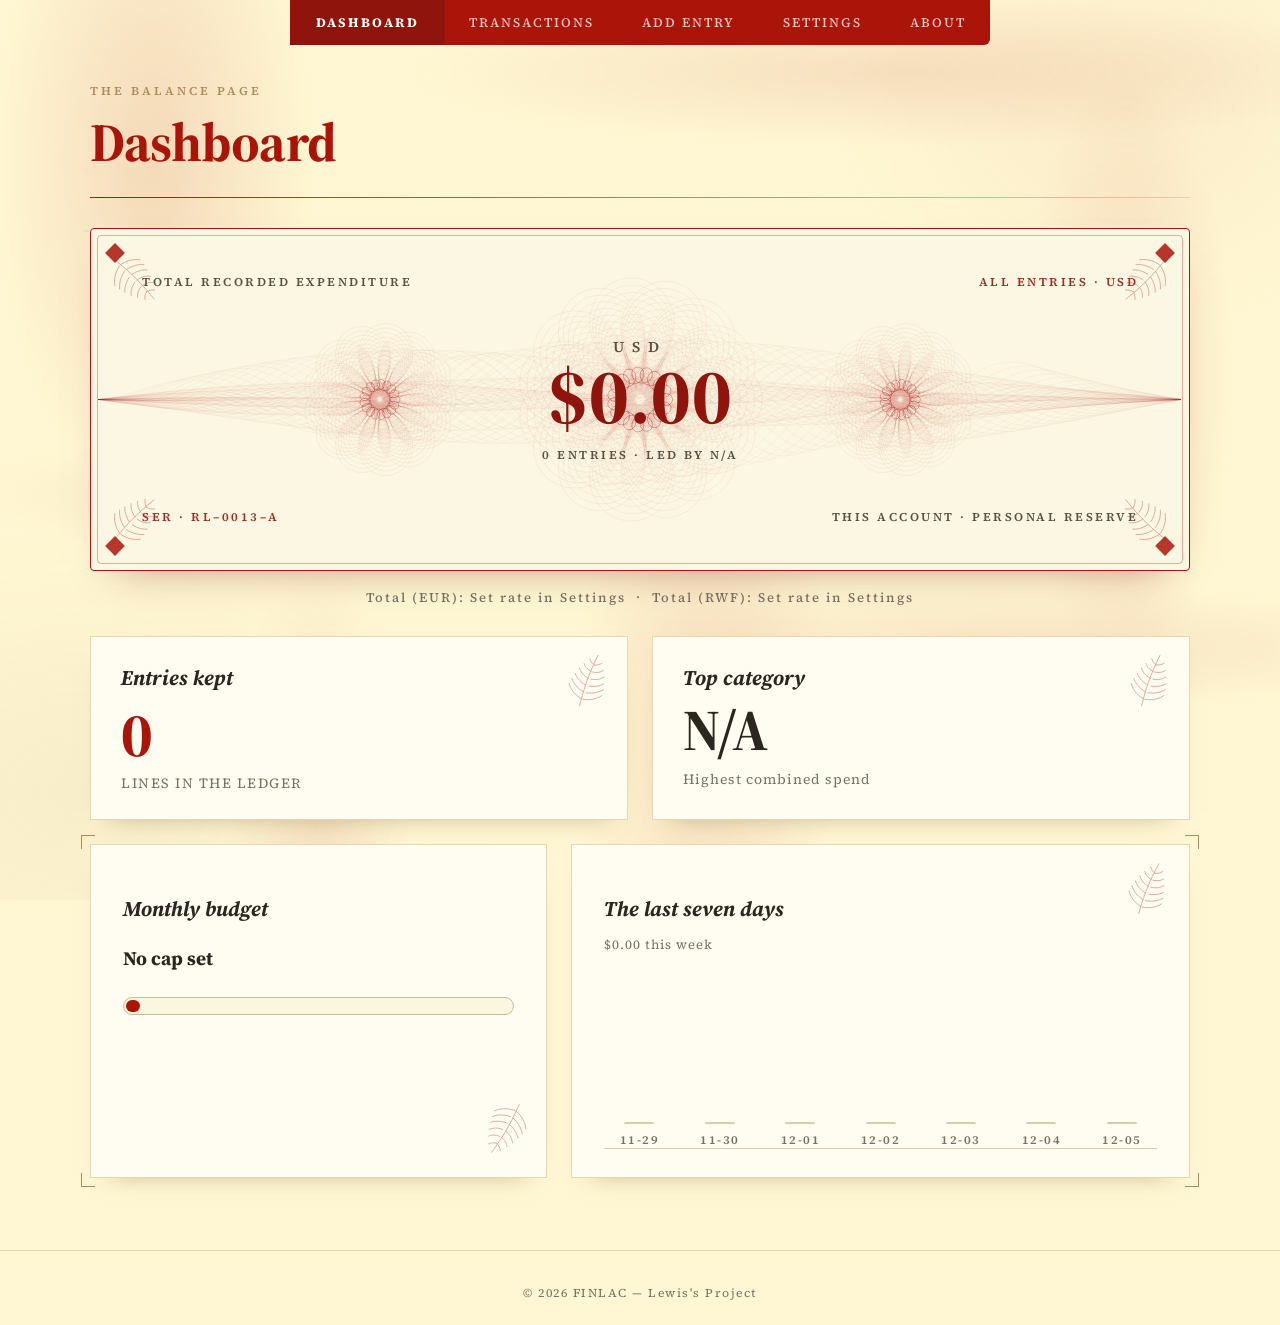
<file: index.html>
<!DOCTYPE html>
<html lang="en">
<head>
  <meta charset="utf-8">
  <meta name="viewport" content="width=device-width, initial-scale=1, minimum-scale=1">
  <title>FINLAC</title>
  <link rel="icon" type="image/png" href="styles/apple-touch-icon.png">
  <link rel="apple-touch-icon" href="styles/apple-touch-icon.png">
  <link rel="preconnect" href="https://fonts.googleapis.com">
  <link rel="preconnect" href="https://fonts.gstatic.com" crossorigin>
  <link href="https://fonts.googleapis.com/css2?family=Source+Serif+4:ital,opsz,wght@0,8..60,400;0,8..60,500;0,8..60,600;0,8..60,700;1,8..60,400;1,8..60,600;1,8..60,700&display=swap" rel="stylesheet">
  <link rel="stylesheet" href="styles/app.css">
</head>

<body>

  <!-- Decorative background -->
  <div class="paper-wash" aria-hidden="true"></div>

  <!-- Accessibility: skip to content -->
  <a href="#main-content" class="skip-link">Skip to main content</a>

  <!-- Shared ARIA live region — used by all three JS modules -->
  <div id="aria-status" role="status" aria-live="polite" class="sr-only"></div>

  <!-- header -->
  <header>
    <nav class="primary-nav" aria-label="Primary navigation">
      <button data-section="dashboard"    aria-current="page">DASHBOARD</button>
      <button data-section="records">TRANSACTIONS</button>
      <button data-section="form-section">ADD ENTRY</button>
      <button data-section="settings">SETTINGS</button>
      <button data-section="about">ABOUT</button>
    </nav>
  </header>

  <!-- main -->
  <main id="main-content">

    <!-- dashboard -->
    <section id="dashboard" class="app-section" aria-label="Dashboard and statistics">

      <p class="page-eyebrow">The Balance Page</p>
      <h2 class="page-title">Dashboard</h2>
      <div class="page-rule" aria-hidden="true"></div>

      <!-- Banknote: total expenditure display -->
      <article class="note-outer" aria-label="Total recorded expenditure">
        <div class="note-inner">
          <canvas id="note-canvas" class="note-canvas" aria-hidden="true"></canvas>

          <!-- Corner leaf ornaments (decorative) -->
          <svg class="note-corner" width="46" height="60" viewBox="0 0 60 80" style="top:14px;left:14px;transform:rotate(135deg);" aria-hidden="true"><g fill="none" stroke="#ab1509" stroke-width="1.05" stroke-linecap="round"><path d="M30 78 C 28 58, 26 38, 30 4"/><path d="M29 68 C 18 66, 10 60, 6 54"/><path d="M28 58 C 18 56, 11 51, 7 46"/><path d="M27 48 C 18 46, 12 42, 9 38"/><path d="M28 38 C 20 37, 15 33, 12 29"/><path d="M29 28 C 22 27, 18 24, 16 21"/><path d="M30 18 C 26 17, 23 15, 21 12"/><path d="M31 68 C 42 66, 50 60, 54 54"/><path d="M32 58 C 42 56, 49 51, 53 46"/><path d="M33 48 C 42 46, 48 42, 51 38"/><path d="M32 38 C 40 37, 45 33, 48 29"/><path d="M31 28 C 38 27, 42 24, 44 21"/><path d="M30 18 C 34 17, 37 15, 39 12"/></g></svg>
          <svg class="note-corner" width="46" height="60" viewBox="0 0 60 80" style="top:14px;right:14px;transform:rotate(225deg);" aria-hidden="true"><g fill="none" stroke="#ab1509" stroke-width="1.05" stroke-linecap="round"><path d="M30 78 C 28 58, 26 38, 30 4"/><path d="M29 68 C 18 66, 10 60, 6 54"/><path d="M28 58 C 18 56, 11 51, 7 46"/><path d="M27 48 C 18 46, 12 42, 9 38"/><path d="M28 38 C 20 37, 15 33, 12 29"/><path d="M29 28 C 22 27, 18 24, 16 21"/><path d="M30 18 C 26 17, 23 15, 21 12"/><path d="M31 68 C 42 66, 50 60, 54 54"/><path d="M32 58 C 42 56, 49 51, 53 46"/><path d="M33 48 C 42 46, 48 42, 51 38"/><path d="M32 38 C 40 37, 45 33, 48 29"/><path d="M31 28 C 38 27, 42 24, 44 21"/><path d="M30 18 C 34 17, 37 15, 39 12"/></g></svg>
          <svg class="note-corner" width="46" height="60" viewBox="0 0 60 80" style="bottom:14px;left:14px;transform:rotate(45deg);" aria-hidden="true"><g fill="none" stroke="#ab1509" stroke-width="1.05" stroke-linecap="round"><path d="M30 78 C 28 58, 26 38, 30 4"/><path d="M29 68 C 18 66, 10 60, 6 54"/><path d="M28 58 C 18 56, 11 51, 7 46"/><path d="M27 48 C 18 46, 12 42, 9 38"/><path d="M28 38 C 20 37, 15 33, 12 29"/><path d="M29 28 C 22 27, 18 24, 16 21"/><path d="M30 18 C 26 17, 23 15, 21 12"/><path d="M31 68 C 42 66, 50 60, 54 54"/><path d="M32 58 C 42 56, 49 51, 53 46"/><path d="M33 48 C 42 46, 48 42, 51 38"/><path d="M32 38 C 40 37, 45 33, 48 29"/><path d="M31 28 C 38 27, 42 24, 44 21"/><path d="M30 18 C 34 17, 37 15, 39 12"/></g></svg>
          <svg class="note-corner" width="46" height="60" viewBox="0 0 60 80" style="bottom:14px;right:14px;transform:rotate(-45deg);" aria-hidden="true"><g fill="none" stroke="#ab1509" stroke-width="1.05" stroke-linecap="round"><path d="M30 78 C 28 58, 26 38, 30 4"/><path d="M29 68 C 18 66, 10 60, 6 54"/><path d="M28 58 C 18 56, 11 51, 7 46"/><path d="M27 48 C 18 46, 12 42, 9 38"/><path d="M28 38 C 20 37, 15 33, 12 29"/><path d="M29 28 C 22 27, 18 24, 16 21"/><path d="M30 18 C 26 17, 23 15, 21 12"/><path d="M31 68 C 42 66, 50 60, 54 54"/><path d="M32 58 C 42 56, 49 51, 53 46"/><path d="M33 48 C 42 46, 48 42, 51 38"/><path d="M32 38 C 40 37, 45 33, 48 29"/><path d="M31 28 C 38 27, 42 24, 44 21"/><path d="M30 18 C 34 17, 37 15, 39 12"/></g></svg>

          <div class="note-diamond" style="top:10px;left:10px;"  aria-hidden="true"></div>
          <div class="note-diamond" style="top:10px;right:10px;" aria-hidden="true"></div>
          <div class="note-diamond" style="bottom:10px;left:10px;" aria-hidden="true"></div>
          <div class="note-diamond" style="bottom:10px;right:10px;" aria-hidden="true"></div>

          <div class="note-row">
            <div class="note-tag ink">Total Recorded Expenditure</div>
            <div class="note-tag red">All Entries &middot; USD</div>
          </div>

          <div class="note-center">
            <div class="note-cur" aria-hidden="true">USD</div>
            <!-- to be manipulated in  dashboard.js  -->
            <div class="note-amount" id="stat-total-amount" aria-label="Total amount">$0.00</div>
            <div class="note-sub">
              <span id="stat-total-records">0</span> Entries &middot; Led by <span id="stat-top-category">N/A</span>
            </div>
          </div>

          <div class="note-row foot">
            <div class="note-tag red">Ser &middot; RL&ndash;0013&ndash;A</div>
            <div class="note-tag ink">This Account &middot; Personal Reserve</div>
          </div>
        </div>
      </article>

      <!-- Currency conversion strip -->
      <div class="cur-strip" aria-label="Currency conversions">
        <span id="label-total-cur1">Total (EUR)</span>: <span id="stat-total-cur1">Set rate in Settings</span>
        &nbsp;&middot;&nbsp;
        <span id="label-total-cur2">Total (RWF)</span>: <span id="stat-total-cur2">Set rate in Settings</span>
      </div>

      <!-- Stat cards row -->
      <div class="stat-row">
        <div class="card">
          <svg class="leaf-svg" width="44" height="58" viewBox="0 0 60 80" style="transform:rotate(20deg);" aria-hidden="true"><g fill="none" stroke="#ab1509" stroke-width="1.05" stroke-linecap="round"><path d="M30 78 C 28 58, 26 38, 30 4"/><path d="M29 68 C 18 66, 10 60, 6 54"/><path d="M28 58 C 18 56, 11 51, 7 46"/><path d="M27 48 C 18 46, 12 42, 9 38"/><path d="M28 38 C 20 37, 15 33, 12 29"/><path d="M29 28 C 22 27, 18 24, 16 21"/><path d="M30 18 C 26 17, 23 15, 21 12"/><path d="M31 68 C 42 66, 50 60, 54 54"/><path d="M32 58 C 42 56, 49 51, 53 46"/><path d="M33 48 C 42 46, 48 42, 51 38"/><path d="M32 38 C 40 37, 45 33, 48 29"/><path d="M31 28 C 38 27, 42 24, 44 21"/><path d="M30 18 C 34 17, 37 15, 39 12"/></g></svg>
          <div class="card-head">Entries kept</div>
          <div class="stat-value big" id="stat-total-records-mirror" aria-hidden="true">0</div>
          <div class="card-note">Lines in the ledger</div>
        </div>
        <div class="card">
          <svg class="leaf-svg" width="44" height="58" viewBox="0 0 60 80" style="transform:rotate(20deg);" aria-hidden="true"><g fill="none" stroke="#ab1509" stroke-width="1.05" stroke-linecap="round"><path d="M30 78 C 28 58, 26 38, 30 4"/><path d="M29 68 C 18 66, 10 60, 6 54"/><path d="M28 58 C 18 56, 11 51, 7 46"/><path d="M27 48 C 18 46, 12 42, 9 38"/><path d="M28 38 C 20 37, 15 33, 12 29"/><path d="M29 28 C 22 27, 18 24, 16 21"/><path d="M30 18 C 26 17, 23 15, 21 12"/><path d="M31 68 C 42 66, 50 60, 54 54"/><path d="M32 58 C 42 56, 49 51, 53 46"/><path d="M33 48 C 42 46, 48 42, 51 38"/><path d="M32 38 C 40 37, 45 33, 48 29"/><path d="M31 28 C 38 27, 42 24, 44 21"/><path d="M30 18 C 34 17, 37 15, 39 12"/></g></svg>
          <div class="card-head">Top category</div>
          <div class="stat-value cat" id="stat-top-category-mirror" aria-hidden="true">N/A</div>
          <div class="card-note plain">Highest combined spend</div>
        </div>
      </div>

      <!-- Lower row: budget + 7-day chart -->
      <div class="lower-row">
        <div class="crop tl" aria-hidden="true"></div>
        <div class="crop tr" aria-hidden="true"></div>
        <div class="crop bl" aria-hidden="true"></div>
        <div class="crop br" aria-hidden="true"></div>

        <!-- Budget card -->
        <section class="card tall" aria-label="Monthly budget status">
          <svg class="leaf-svg" style="top:auto;bottom:18px;right:18px;opacity:0.4;transform:rotate(-150deg);" width="46" height="60" viewBox="0 0 60 80" aria-hidden="true"><g fill="none" stroke="#ab1509" stroke-width="1.05" stroke-linecap="round"><path d="M30 78 C 28 58, 26 38, 30 4"/><path d="M29 68 C 18 66, 10 60, 6 54"/><path d="M28 58 C 18 56, 11 51, 7 46"/><path d="M27 48 C 18 46, 12 42, 9 38"/><path d="M28 38 C 20 37, 15 33, 12 29"/><path d="M29 28 C 22 27, 18 24, 16 21"/><path d="M30 18 C 26 17, 23 15, 21 12"/><path d="M31 68 C 42 66, 50 60, 54 54"/><path d="M32 58 C 42 56, 49 51, 53 46"/><path d="M33 48 C 42 46, 48 42, 51 38"/><path d="M32 38 C 40 37, 45 33, 48 29"/><path d="M31 28 C 38 27, 42 24, 44 21"/><path d="M30 18 C 34 17, 37 15, 39 12"/></g></svg>
          <h3 class="card-head mb">Monthly budget</h3>
          <div class="stat-value" id="stat-budget-status">No cap set</div>
          <div class="budget-track" aria-hidden="true">
            <div class="budget-fill" id="budget-fill" style="width:0%;"></div>
          </div>
        </section>

        <!-- 7-day trend chart — dashboard.js injects bars into #trend-chart -->
        <section class="card tall" aria-label="Spending over the last seven days">
          <svg class="leaf-svg" style="top:14px;right:18px;opacity:0.42;transform:rotate(22deg);" width="44" height="58" viewBox="0 0 60 80" aria-hidden="true"><g fill="none" stroke="#ab1509" stroke-width="1.05" stroke-linecap="round"><path d="M30 78 C 28 58, 26 38, 30 4"/><path d="M29 68 C 18 66, 10 60, 6 54"/><path d="M28 58 C 18 56, 11 51, 7 46"/><path d="M27 48 C 18 46, 12 42, 9 38"/><path d="M28 38 C 20 37, 15 33, 12 29"/><path d="M29 28 C 22 27, 18 24, 16 21"/><path d="M30 18 C 26 17, 23 15, 21 12"/><path d="M31 68 C 42 66, 50 60, 54 54"/><path d="M32 58 C 42 56, 49 51, 53 46"/><path d="M33 48 C 42 46, 48 42, 51 38"/><path d="M32 38 C 40 37, 45 33, 48 29"/><path d="M31 28 C 38 27, 42 24, 44 21"/><path d="M30 18 C 34 17, 37 15, 39 12"/></g></svg>
          <h3 class="seven-head">The last seven days</h3>
          <p class="seven-sub" id="seven-total">loading…</p>
          <div class="seven-plot">
            <div id="trend-chart" role="region" aria-label="Bar chart of spending for the last 7 days"></div>
          </div>
        </section>
      </div>

    </section>


    <!-- records -->
    <section id="records" class="app-section hidden" aria-label="Transaction records">

      <p class="page-eyebrow">Every Line Accounted For</p>
      <h2 class="page-title">Transactions</h2>
      <div class="page-rule" aria-hidden="true"></div>

      <!-- Search controls -->
      <div class="records-controls">
        <div>
          <label for="search-input" style="font-size:11px;letter-spacing:2.5px;font-weight:600;color:var(--muted);text-transform:uppercase;display:block;margin-bottom:6px;">
            Search the Ledger <span style="font-style:italic;font-weight:400;letter-spacing:1px;text-transform:none;">(regular expressions welcome)</span>
          </label>
          <div class="search-bar-wrap">
            <span class="search-arrow" aria-hidden="true">&#171;&#171;</span>
            <input type="text" id="search-input"
                   placeholder="e.g. (coffee|tea) or \d{2}\b"
                   aria-label="Search transactions using regex">
            <span class="search-arrow" aria-hidden="true">&#187;&#187;</span>
          </div>
        </div>

        <div class="case-toggle-wrap" style="margin-top:22px;">
          <label for="search-case-insensitive" style="cursor:pointer;display:inline-flex;align-items:center;gap:8px;">
            <input type="checkbox" id="search-case-insensitive" checked>
            CASE INSENSITIVE
          </label>
        </div>

        <div style="margin-top:22px;">
          <label style="font-size:11px;letter-spacing:2.5px;font-weight:600;color:var(--muted);text-transform:uppercase;display:block;margin-bottom:6px;">Sort By</label>
          <div class="sort-controls">
            <span class="sort-arrow" aria-hidden="true">&#171;&#171;</span>
            <button id="sort-date" aria-label="Sort by date, newest first">Date added — newest first</button>
            <button id="sort-description" aria-label="Sort by description A to Z">Description A-Z</button>
            <button id="sort-amount" aria-label="Sort by amount">Amount</button>
            <span class="sort-arrow" aria-hidden="true">&#187;&#187;</span>
          </div>
        </div>
      </div>

      <p class="search-hint" id="search-count" aria-live="polite"> type to search</p>

      <!-- Records table -->
      <div id="records-container">
        <table id="records-table">
          <thead>
            <tr>
              <th scope="col">Description</th>
              <th scope="col">Amount</th>
              <th scope="col">Category</th>
              <th scope="col">Date</th>
              <th scope="col"><span class="sr-only">Actions</span></th>
            </tr>
          </thead>
          <tbody id="records-body"></tbody>
        </table>
      </div>

    </section>


    <!-- form-section -->
    <section id="form-section" class="app-section hidden" aria-label="Add or edit a transaction">

      <p class="page-eyebrow">In Your Own Hand</p>
      <h2 class="page-title">Add an entry</h2>
      <div class="page-rule" aria-hidden="true"></div>

      <div class="form-card">
        <h3 id="form-title" class="sr-only">Add New Transaction</h3>

        <form id="transaction-form" novalidate aria-labelledby="form-title">
          <input type="hidden" id="form-record-id">

          <!-- Description -->
          <div class="form-field">
            <label for="form-description">Description</label>
            <input type="text" id="form-description"
                   autocomplete="off" required
                   aria-describedby="err-description"
                   placeholder="e.g. Coffee with study group">
            <span class="error-msg" id="err-description" aria-live="polite"></span>
          </div>

          <!-- Amount + Category (side by side on tablet) -->
          <div class="form-row">
            <div class="form-field">
              <label for="form-amount">Amount</label>
              <input type="text" id="form-amount"
                     inputmode="decimal" required
                     aria-describedby="err-amount"
                     placeholder="e.g. 12.50">
              <p class="form-hint" id="amountHelp">No currency symbol needed</p>
              <span class="error-msg" id="err-amount" aria-live="polite"></span>
            </div>
            <div class="form-field">
              <label for="form-category">Category</label>
              <input type="text" id="form-category"
                     list="default-categories" required
                     aria-describedby="err-category"
                     placeholder="Food">
              <datalist id="default-categories">
                <option value="Food"></option>
                <option value="Books"></option>
                <option value="Transport"></option>
                <option value="Entertainment"></option>
                <option value="Fees"></option>
                <option value="Other"></option>
              </datalist>
              <p class="form-hint">Pick the closest bucket</p>
              <span class="error-msg" id="err-category" aria-live="polite"></span>
            </div>
          </div>

          <!-- Date -->
          <div class="form-field">
            <label for="form-date">Date</label>
            <input type="date" id="form-date" required
                   aria-describedby="err-date">
            <p class="form-hint">YYYY-MM-DD</p>
            <span class="error-msg" id="err-date" aria-live="polite"></span>
          </div>

          <div class="form-actions">
            <button type="submit">SAVE ENTRY</button>
            <button type="button" id="form-cancel">Cancel</button>
            <span id="form-saved-feedback" aria-live="polite"></span>
          </div>
        </form>
      </div>

    </section>


    <!-- settings section -->
    <section id="settings" class="app-section hidden" aria-label="Application settings">

      <p class="page-eyebrow">In Your Own Hand</p>
      <h2 class="page-title">Settings</h2>
      <div class="page-rule" aria-hidden="true"></div>

      <div class="settings-layout">

        <!-- Spending cap card -->
        <div class="settings-card">
          <h3>Spending cap</h3>
          <div class="settings-field">
            <label for="settings-budget-cap">Monthly cap</label>
            <input type="number" id="settings-budget-cap"
                   step="0.01" min="0" placeholder="e.g. 500.00"
                   aria-describedby="err-budget-cap">
            <p class="settings-hint">Set to 0 to remove the cap</p>
            <span class="error-msg" id="err-budget-cap" aria-live="polite"></span>
          </div>
          <button class="btn-primary" id="btn-save-settings">SAVE CAP</button>
          <span id="settings-saved-msg" aria-live="polite"></span>
        </div>

        <!-- Currency rates card -->
        <div class="settings-card">
          <h3>Currencies</h3>
          <p class="settings-hint">Enter how many units of each currency equal 1 USD.</p>

          <div class="settings-field">
            <label for="rate-currency-1-name">Currency 1</label>
            <select id="rate-currency-1-name">
              <option value="EUR">EUR - Euro</option>
              <option value="RWF">RWF - Rwandan Franc</option>
              <option value="USD">USD - US Dollar</option>
            </select>
          </div>
          <div class="settings-row">
            <div class="settings-field">
              <label for="rate-currency-1">Rate (per 1 USD)</label>
              <input type="number" id="rate-currency-1"
                     step="0.0001" min="0" placeholder="e.g. 0.9200"
                     aria-describedby="err-rate-1">
              <span class="error-msg" id="err-rate-1" aria-live="polite"></span>
            </div>
            <div class="settings-field">
              <label for="rate-currency-2-name">Currency 2</label>
              <select id="rate-currency-2-name">
                <option value="RWF">RWF - Rwandan Franc</option>
                <option value="EUR">EUR - Euro</option>
                <option value="USD">USD - US Dollar</option>
              </select>
            </div>
          </div>
          <div class="settings-field">
            <label for="rate-currency-2">Rate (per 1 USD)</label>
            <input type="number" id="rate-currency-2"
                   step="0.0001" min="0" placeholder="e.g. 1300"
                   aria-describedby="err-rate-2">
            <span class="error-msg" id="err-rate-2" aria-live="polite"></span>
          </div>
          <button class="btn-primary" id="btn-save-currency">SAVE SETTINGS</button>
        </div>

        <!-- Data portability -->
        <div class="settings-card" style="grid-column: 1 / -1;">
          <h3>Your data</h3>
          <p class="data-description">
            Everything auto-saves to browser localStorage. Export a copy as JSON to back up your
            data, or import a previously exported file to restore it.
          </p>
          <div class="import-row">
            <button class="btn-primary" id="btn-export">EXPORT JSON</button>
            <label for="input-import" class="btn-outline">IMPORT JSON</label>
            <input type="file" id="input-import" accept=".json"
                   style="position:absolute;width:1px;height:1px;opacity:0;overflow:hidden;"
                   aria-label="Import JSON data file">
          </div>
        </div>

        <!-- Sample data + reset -->
        <div class="settings-card" style="grid-column: 1 / -1;">
          <h3>Quick actions</h3>
          <p class="data-description">
            Load a set of example transactions to explore the app, or wipe everything back to a clean slate.
          </p>
          <div class="import-row">
            <button class="btn-primary" id="btn-sample-data">LOAD SAMPLE DATA</button>
            <button class="btn-outline btn-danger" id="btn-reset">RESET TO DEFAULTS</button>
          </div>
          <span id="quick-action-msg" aria-live="polite"></span>
        </div>

      </div>

    </section>


    <!-- about -->
    <section id="about" class="app-section hidden" aria-label="About this application">

      <p class="page-eyebrow">The Story</p>
      <h2 class="page-title">About</h2>
      <div class="page-rule" aria-hidden="true"></div>

      <div class="about-body">
        <p>
          FINLAC is a local-first budgeting tool built for  students
          who need a simple, private way to stay on top of their spending. It runs entirely in
          the browser &mdash; no accounts, no servers, no data leaving your device.
        </p>
        <p>
          Students can log transactions across categories like Food, Books, and Transport,
          set a monthly spending cap, and instantly search or sort their records. The dashboard
          surfaces totals, top spending categories, and a 7-day trend so you can see where
          your money is going at a glance. Data can be exported and imported as JSON for
          backup or transfer between devices.
        </p>

        <h3>Features</h3>
        <ul>
          <li>Local-first &mdash; all data stays in your browser</li>
          <li>Live regex search across all fields</li>
          <li>Sort by date, description, or amount</li>
          <li>Monthly budget cap with visual progress bar</li>
          <li>Manual currency conversion (two configurable currencies)</li>
          <li>7-day spending trend chart</li>
          <li>JSON export / import for backup and migration</li>
          <li>Accessible: keyboard navigation, ARIA live regions, skip link</li>
        </ul>

        <h3>Contact Developer</h3>
        <ul>
          <li>Email: <a href="mailto:b.lewis@alustudent.com" id="dev-email">b.lewis@alustudent.com</a></li>
          <li>GitHub: <a href="https://github.com/blewis-bump" target="blank" rel="github account">github.com/blewis-bump</a></li>
        </ul>

        <h3>Developer Tools</h3>
        <a href="tests.html" target="_blank" rel="noopener" class="btn-outline" style="text-decoration:none;font-weight:600;">RUN TEST PAGE</a>
      </div>

    </section>

  </main>

  <!-- footer -->
  <footer>
  <!-- moving nav bar to the bottom for mobile responsiveness. -->
    <nav class="bottom-nav" aria-label="Mobile navigation">
      <button data-section="dashboard">DASHBOARD</button>
      <button data-section="records">TRANSACTIONS</button>
      <button data-section="form-section">ADD ENTRY</button>
      <button data-section="settings">SETTINGS</button>
      <button data-section="about">ABOUT</button>
    </nav>
    <p class="footer-copy">&copy; 2026 FINLAC &mdash; Lewis's Project</p>
  </footer>


  <!-- application scripts -->
  <script type="module" src="scripts/main.js"></script>
  <script type="module" src="scripts/dashboard.js"></script>
  <script type="module" src="scripts/settings.js"></script>
  <script type="module" src="scripts/transactions.js"></script>

</body>
</html>
</file>
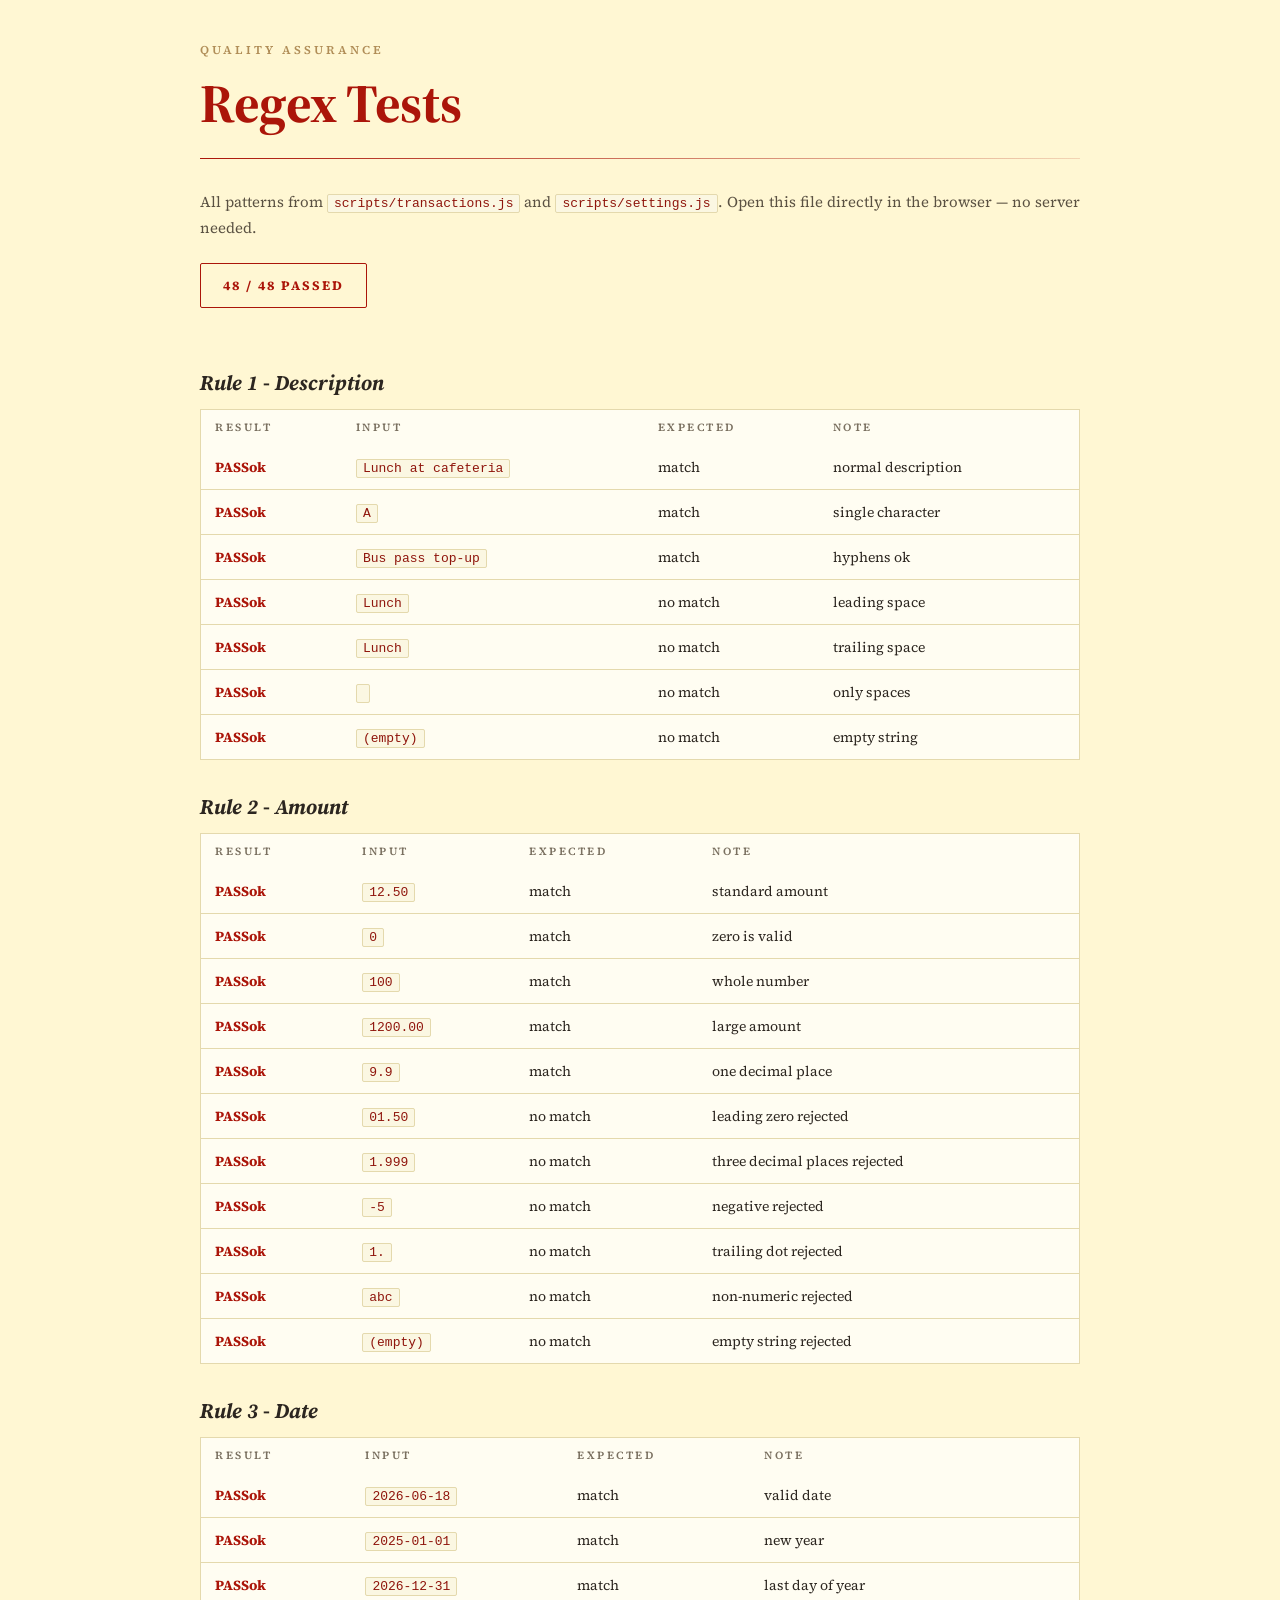
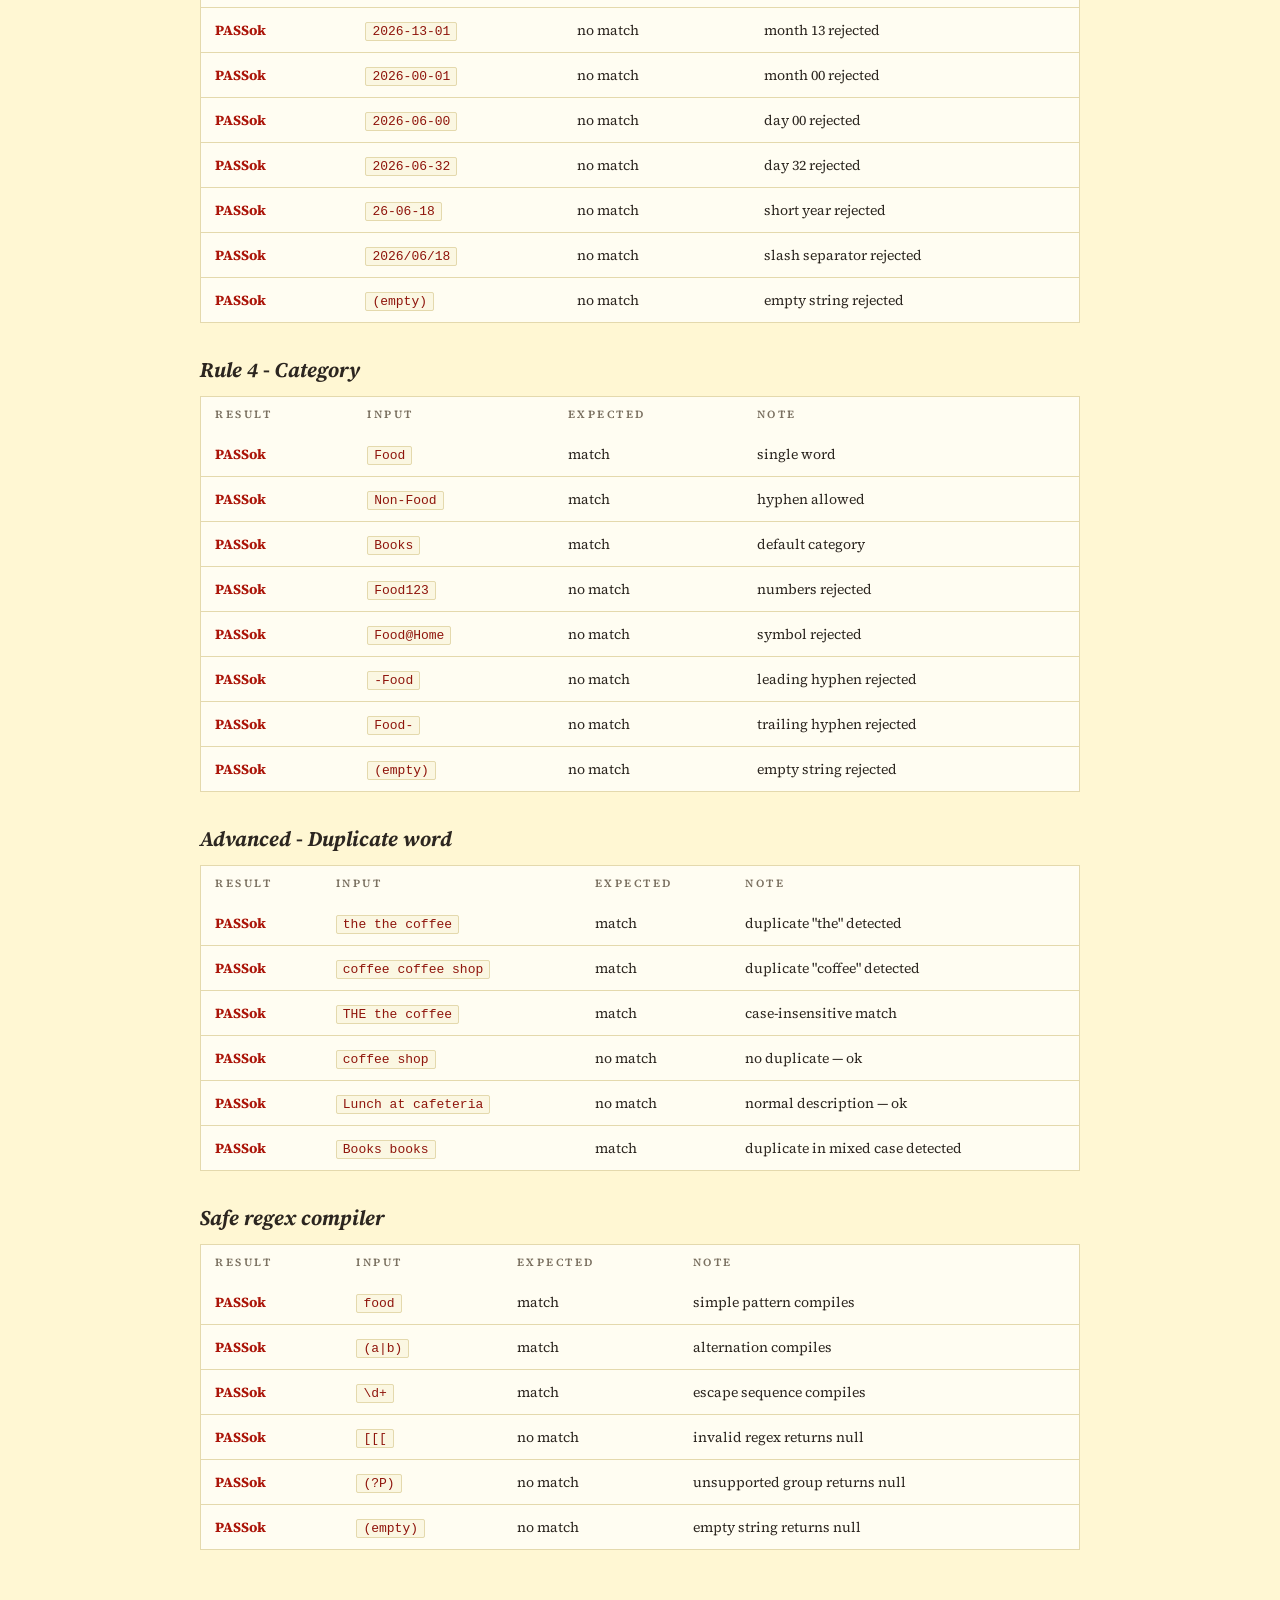
<file: tests.html>
<!DOCTYPE html>
<html lang="en">
<head>
    <meta charset="UTF-8">
    <meta name="viewport" content="width=device-width, initial-scale=1.0">
    <title>Regex Tests — FINLAC</title>
    <link rel="stylesheet" href="styles/test.css">
</head>
<body>
    <p class="page-eyebrow">Quality Assurance</p>
    <h1>Regex Tests</h1>
    <div class="page-rule"></div>
    <p>All patterns from <code>scripts/transactions.js</code> and <code>scripts/settings.js</code>. Open this file directly in the browser — no server needed.</p>

    <div id="summary"></div>
    <div id="results"></div>

    <script>
        const tests = [];

        function assert(rule, pattern, input, shouldMatch, note = '') {
            const result = pattern.test(input);
            const pass   = result === shouldMatch;
            tests.push({ rule, patternStr: pattern.toString(), input, shouldMatch, result, pass, note });
        }

        //  Rule 1: Description — no leading/trailing whitespace .
        const DESC_RE = /^\S(?:.*\S)?$/;

        assert('Rule 1 - Description', DESC_RE, 'Lunch at cafeteria',  true,  'normal description');
        assert('Rule 1 - Description', DESC_RE, 'A',                   true,  'single character');
        assert('Rule 1 - Description', DESC_RE, 'Bus pass top-up',     true,  'hyphens ok');
        assert('Rule 1 - Description', DESC_RE, ' Lunch',              false, 'leading space');
        assert('Rule 1 - Description', DESC_RE, 'Lunch ',              false, 'trailing space');
        assert('Rule 1 - Description', DESC_RE, '  ',                  false, 'only spaces');
        assert('Rule 1 - Description', DESC_RE, '',                    false, 'empty string');

        //  Rule 2: Amount — valid monetary value .
        const AMOUNT_RE = /^(0|[1-9]\d*)(\.\d{1,2})?$/;

        assert('Rule 2 - Amount', AMOUNT_RE, '12.50',   true,  'standard amount');
        assert('Rule 2 - Amount', AMOUNT_RE, '0',       true,  'zero is valid');
        assert('Rule 2 - Amount', AMOUNT_RE, '100',     true,  'whole number');
        assert('Rule 2 - Amount', AMOUNT_RE, '1200.00', true,  'large amount');
        assert('Rule 2 - Amount', AMOUNT_RE, '9.9',     true,  'one decimal place');
        assert('Rule 2 - Amount', AMOUNT_RE, '01.50',   false, 'leading zero rejected');
        assert('Rule 2 - Amount', AMOUNT_RE, '1.999',   false, 'three decimal places rejected');
        assert('Rule 2 - Amount', AMOUNT_RE, '-5',      false, 'negative rejected');
        assert('Rule 2 - Amount', AMOUNT_RE, '1.',      false, 'trailing dot rejected');
        assert('Rule 2 - Amount', AMOUNT_RE, 'abc',     false, 'non-numeric rejected');
        assert('Rule 2 - Amount', AMOUNT_RE, '',        false, 'empty string rejected');

        //  Rule 3: Date — strict YYYY-MM-DD .
        const DATE_RE = /^\d{4}-(0[1-9]|1[0-2])-(0[1-9]|[12]\d|3[01])$/;

        assert('Rule 3 - Date', DATE_RE, '2026-06-18', true,  'valid date');
        assert('Rule 3 - Date', DATE_RE, '2025-01-01', true,  'new year');
        assert('Rule 3 - Date', DATE_RE, '2026-12-31', true,  'last day of year');
        assert('Rule 3 - Date', DATE_RE, '2026-13-01', false, 'month 13 rejected');
        assert('Rule 3 - Date', DATE_RE, '2026-00-01', false, 'month 00 rejected');
        assert('Rule 3 - Date', DATE_RE, '2026-06-00', false, 'day 00 rejected');
        assert('Rule 3 - Date', DATE_RE, '2026-06-32', false, 'day 32 rejected');
        assert('Rule 3 - Date', DATE_RE, '26-06-18',   false, 'short year rejected');
        assert('Rule 3 - Date', DATE_RE, '2026/06/18', false, 'slash separator rejected');
        assert('Rule 3 - Date', DATE_RE, '',            false, 'empty string rejected');

        //  Rule 4: Category — letters, spaces, hyphens .
        const CATEGORY_RE = /^[A-Za-z]+(?:[ -][A-Za-z]+)*$/;

        assert('Rule 4 - Category', CATEGORY_RE, 'Food',       true,  'single word');
        assert('Rule 4 - Category', CATEGORY_RE, 'Non-Food',   true,  'hyphen allowed');
        assert('Rule 4 - Category', CATEGORY_RE, 'Books',      true,  'default category');
        assert('Rule 4 - Category', CATEGORY_RE, 'Food123',    false, 'numbers rejected');
        assert('Rule 4 - Category', CATEGORY_RE, 'Food@Home',  false, 'symbol rejected');
        assert('Rule 4 - Category', CATEGORY_RE, '-Food',      false, 'leading hyphen rejected');
        assert('Rule 4 - Category', CATEGORY_RE, 'Food-',      false, 'trailing hyphen rejected');
        assert('Rule 4 - Category', CATEGORY_RE, '',           false, 'empty string rejected');

        //  Advanced: back-reference — duplicate adjacent words 
        const DUP_WORD_RE = /\b(\w+)\s+\1\b/i;

        assert('Advanced - Duplicate word', DUP_WORD_RE, 'the the coffee',      true,  'duplicate "the" detected');
        assert('Advanced - Duplicate word', DUP_WORD_RE, 'coffee coffee shop',  true,  'duplicate "coffee" detected');
        assert('Advanced - Duplicate word', DUP_WORD_RE, 'THE the coffee',      true,  'case-insensitive match');
        assert('Advanced - Duplicate word', DUP_WORD_RE, 'coffee shop',         false, 'no duplicate — ok');
        assert('Advanced - Duplicate word', DUP_WORD_RE, 'Lunch at cafeteria',  false, 'normal description — ok');
        assert('Advanced - Duplicate word', DUP_WORD_RE, 'Books books',         true,  'duplicate in mixed case detected');

        //  Safe regex compiler — try/catch wraps user search input 
        function compileRegex(input, caseInsensitive = true) {
            try {
                return input ? new RegExp(input, caseInsensitive ? 'i' : '') : null;
            } catch {
                return null;
            }
        }

        const safeTests = [
            { input: 'food',   expected: true,  note: 'simple pattern compiles' },
            { input: '(a|b)',  expected: true,  note: 'alternation compiles' },
            { input: '\\d+',  expected: true,  note: 'escape sequence compiles' },
            { input: '[[[',    expected: false, note: 'invalid regex returns null' },
            { input: '(?P<x>)',expected: false, note: 'unsupported group returns null' },
            { input: '',       expected: false, note: 'empty string returns null' },
        ];

        safeTests.forEach(({ input, expected, note }) => {
            const result = compileRegex(input) !== null;
            tests.push({
                rule: 'Safe regex compiler',
                patternStr: `compileRegex("${input}")`,
                input,
                shouldMatch: expected,
                result,
                pass: result === expected,
                note,
            });
        });

        //  Render .
        const passed = tests.filter(t => t.pass).length;
        const failed = tests.length - passed;

        const summary = document.getElementById('summary');
        summary.className = `summary ${failed === 0 ? 'all-pass' : 'has-fail'}`;
        summary.textContent = `${passed} / ${tests.length} passed${failed > 0 ? ` — ${failed} FAILED` : ''}`;

        const groups = {};
        tests.forEach(t => {
            if (!groups[t.rule]) groups[t.rule] = [];
            groups[t.rule].push(t);
        });

        const container = document.getElementById('results');
        Object.entries(groups).forEach(([rule, group]) => {
            const h2 = document.createElement('h2');
            h2.textContent = rule;
            container.appendChild(h2);

            const table = document.createElement('table');
            table.innerHTML = '<tr><th>Result</th><th>Input</th><th>Expected</th><th>Note</th></tr>';
            group.forEach(t => {
                const tr = document.createElement('tr');
                tr.className = t.pass ? 'pass' : 'fail';
                tr.innerHTML = `
                    <td>${t.pass ? 'ok' : '✗'}</td>
                    <td><code>${t.input === '' ? '(empty)' : t.input}</code></td>
                    <td>${t.shouldMatch ? 'match' : 'no match'}</td>
                    <td>${t.note}</td>
                `;
                table.appendChild(tr);
            });
            container.appendChild(table);
        });
    </script>
</body>
</html>
</file>
<file: styles/app.css>
/*  FINLAC — Main Stylesheet  */

/* Reset  */
*, *::before, *::after {
  box-sizing: border-box;
}
html, body {
  margin: 0;
  padding: 0;
}

/*  Design tokens  */
:root {
  --paper:    #fff7d3;
  --note:     #fbf7e2;
  --card:     #fffdf2;
  --ink:      #2c2620;
  --ink-2:    #5a5142;
  --muted:    #7a7060;
  --red:      #ab1509;
  --red-deep: #8f150c;
  --gold:     #b08d57;
  --line:     #e4d9ad;
}

/* Body */
body {
  font-family: 'Source Serif 4', Georgia, serif;
  color: var(--ink);
  background: var(--paper);
  min-height: 100vh;
  margin: 0;
  padding: 0;
}

/* Decorative background */
.paper-wash {
  position: fixed;
  inset: 0;
  pointer-events: none;
  z-index: 0;
  background:
    radial-gradient(ellipse 18% 55% at 12%  18%, rgba(171,21,9,0.13) 0%, transparent 70%),
    radial-gradient(ellipse 55% 12% at 70%   8%, rgba(171,21,9,0.10) 0%, transparent 70%),
    radial-gradient(ellipse 12% 48% at 88%  42%, rgba(171,21,9,0.11) 0%, transparent 70%),
    radial-gradient(ellipse 50% 10% at 30%  55%, rgba(171,21,9,0.08) 0%, transparent 70%),
    radial-gradient(ellipse 15% 52% at 55%  82%, rgba(171,21,9,0.10) 0%, transparent 70%),
    radial-gradient(ellipse 48% 10% at 80%  72%, rgba(171,21,9,0.09) 0%, transparent 70%),
    radial-gradient(ellipse 10% 40% at 25%  90%, rgba(171,21,9,0.08) 0%, transparent 70%),
    radial-gradient(420px 320px at 88%  12%, rgba(220,150,120,0.10),  transparent 70%),
    radial-gradient(520px 380px at  6%  88%, rgba(170,140,90,0.08),   transparent 70%);
}

/*  Accessibility  */
.skip-link {
  position: absolute;
  top: -50px;
  left: 0;
  background: var(--red);
  color: #fff;
  padding: 10px 16px;
  font-size: 14px;
  font-weight: 700;
  z-index: 9999;
  text-decoration: none;
  border-radius: 0 0 4px 0;
  transition: top .15s;
}
.skip-link:focus {
  top: 0;
}

.sr-only {
  position: absolute;
  width: 1px;
  height: 1px;
  padding: 0;
  margin: -1px;
  overflow: hidden;
  clip: rect(0 0 0 0);
  white-space: nowrap;
  border: 0;
}

*:focus-visible {
  outline: 3px solid orange;
  outline-offset: 2px;
}

/* headings are focused programmatically for screen readers only. */
h1:focus, h2:focus, h3:focus {
  outline: none;
}

/*  Header & Navigation  */
header {
  position: sticky;
  top: 0;
  z-index: 100;
  display: flex;
  justify-content: center;
}

nav.primary-nav {
  display: flex;
  align-items: flex-end;
  gap: 0;
  background: var(--red);
  border-radius: 0 0 6px 6px;
  flex-wrap: wrap;
  justify-content: center;
}

nav.primary-nav button {
  color: rgba(255,255,255,0.75);
  background: transparent;
  border: none;
  padding: 14px 24px;
  font-family: inherit;
  font-size: 13px;
  font-weight: 500;
  letter-spacing: 2px;
  cursor: pointer;
  white-space: nowrap;
  transition: background .15s, color .15s;
}

nav.primary-nav button:hover {
  background: var(--red-deep);
  color: #fff;
  transform: none;
}

nav.primary-nav button[aria-current="page"] {
  background: var(--red-deep);
  color: #fff;
  font-weight: 700;
  padding: 14px 26px;
}

/*  ARIA live region */
#aria-status {
  position: absolute;
  width: 1px;
  height: 1px;
  overflow: hidden;
}

/*  Main content wrapper */
main {
  position: relative;
  z-index: 1;
  max-width: 1180px;
  margin: 0 auto;
  padding: 38px 40px 72px;
}

/*  SPA section visibility  */
.app-section {
  display: block;
  animation: fadeSlideIn 0.25s ease;
}
.app-section.hidden {
  display: none !important;
  animation: none;
}

@keyframes fadeSlideIn {
  from {
    opacity: 0;
    transform: translateY(10px);
  }
  to {
    opacity: 1;
    transform: translateY(0);
  }
}

/*  Shared page header (eyebrow + title + rule)  */
.page-eyebrow {
  font-size: 12px;
  letter-spacing: 3px;
  color: var(--gold);
  font-weight: 600;
  text-transform: uppercase;
  margin: 0 0 6px;
}

.page-title {
  font-size: 54px;
  font-weight: 700;
  color: var(--red);
  margin: 0 0 18px;
  letter-spacing: -0.5px;
}

.page-rule {
  height: 1px;
  background: linear-gradient(90deg, var(--red), rgba(171,21,9,0.15));
  margin-bottom: 30px;
}

/*  Banknote . */
.note-outer {
  position: relative;
  background: var(--note);
  border: 1px solid var(--red);
  box-shadow: 0 22px 40px -28px rgba(120,30,15,0.5);
  padding: 6px;
  border-radius: 4px;
}

.note-inner {
  position: relative;
  border: 1px solid rgba(171,21,9,0.32);
  padding: 38px 44px;
  min-height: 300px;
  overflow: hidden;
  border-radius: 4px;
}

.note-canvas {
  position: absolute;
  inset: 0;
  width: 100%;
  height: 100%;
  pointer-events: none;
}
.note-corner {
  position: absolute;
  opacity: 0.4;
  pointer-events: none;
  z-index: 1;
}

.note-diamond {
  position: absolute;
  width: 14px;
  height: 14px;
  background: var(--red);
  transform: rotate(45deg);
  opacity: 0.85;
}

.note-row {
  position: relative;
  z-index: 2;
  display: flex;
  justify-content: space-between;
}
.note-row.foot {
  align-items: flex-end;
}
.note-tag {
  font-size: 12px;
  letter-spacing: 2.5px;
  font-weight: 600;
  text-transform: uppercase;
}
.note-tag.ink {
  color: var(--ink-2);
}
.note-tag.red {
  color: #9a3022;
}

.note-center {
  position: relative;
  z-index: 2;
  text-align: center;
  margin: 46px 0;
}
.note-cur {
  font-size: 15px;
  letter-spacing: 8px;
  color: var(--ink-2);
  font-weight: 600;
}
.note-amount {
  font-size: 78px;
  font-weight: 700;
  color: var(--red-deep);
  line-height: 1;
  letter-spacing: 1px;
}
.note-sub {
  font-size: 12px;
  letter-spacing: 2.5px;
  color: var(--ink-2);
  font-weight: 600;
  text-transform: uppercase;
  margin-top: 12px;
}

/* Currency strip . */
.cur-strip {
  text-align: center;
  font-size: 13px;
  letter-spacing: 2px;
  color: var(--muted);
  font-weight: 500;
  margin: 18px 0 30px;
}

/*  Stat cards row . */
.stat-row {
  display: grid;
  grid-template-columns: 1fr 1fr;
  gap: 24px;
  margin-bottom: 24px;
}

.card {
  position: relative;
  background: var(--card);
  border: 1px solid var(--line);
  box-shadow: 0 14px 26px -22px rgba(80,60,20,0.5);
  padding: 26px 30px;
  min-height: 150px;
}

.card-head {
  font-style: italic;
  font-weight: 700;
  font-size: 21px;
  color: var(--ink);
}
.card-head.mb {
  margin-bottom: 22px;
}
.card-note {
  font-size: 14px;
  letter-spacing: 1.5px;
  color: var(--muted);
  text-transform: uppercase;
}
.card-note.plain {
  letter-spacing: 1px;
  text-transform: none;
}

.stat-value {
  font-size: 1.2rem;
  font-weight: bold;
}
.stat-value.big {
  font-size: 62px;
  font-weight: 700;
  color: var(--red);
  line-height: 1.05;
  margin: 10px 0 6px;
  letter-spacing: 1px;
}
.stat-value.cat {
  font-size: 58px;
  font-weight: 700;
  color: var(--ink);
  line-height: 1.05;
  margin: 8px 0 8px;
}
.stat-value.budget-under {
  color: var(--ink);
}
.stat-value.budget-over {
  color: var(--red);
}

/*  Leaf SVG ornament helper . */
.leaf-svg {
  position: absolute;
  top: 14px;
  right: 16px;
  opacity: 0.42;
  pointer-events: none;
}

/* Lower row: budget + chart */
.lower-row {
  position: relative;
  display: grid;
  grid-template-columns: 0.85fr 1.15fr;
  gap: 24px;
}

.crop {
  position: absolute;
  width: 14px;
  height: 14px;
}
.crop.tl {
  top: -9px;
  left: -9px;
  border-top: 1.5px solid var(--gold);
  border-left: 1.5px solid var(--gold);
}
.crop.tr {
  top: -9px;
  right: -9px;
  border-top: 1.5px solid var(--gold);
  border-right: 1.5px solid var(--gold);
}
.crop.bl {
  bottom: -9px;
  left: -9px;
  border-bottom: 1.5px solid var(--gold);
  border-left: 1.5px solid var(--gold);
}
.crop.br {
  bottom: -9px;
  right: -9px;
  border-bottom: 1.5px solid var(--gold);
  border-right: 1.5px solid var(--gold);
}

.card.tall {
  padding: 28px 32px;
  min-height: 300px;
}

/*  Budget progress bar. */
.budget-track {
  margin: 26px 0 18px;
  height: 18px;
  border: 1.5px solid #c9bd92;
  border-radius: 10px;
  background: #fbf6df;
  padding: 2px;
}
.budget-fill {
  height: 100%;
  min-width: 14px;
  background: var(--red);
  border-radius: 8px;
  transition: width .3s ease;
}

/*  7-day trend chart  */
.seven-head {
  font-style: italic;
  font-weight: 700;
  font-size: 21px;
  color: var(--ink);
  margin-bottom: 6px;
}
.seven-sub {
  font-size: 13px;
  letter-spacing: 1px;
  color: var(--muted);
  margin-bottom: 8px;
}

.seven-plot {
  position: relative;
  height: 188px;
  border-bottom: 1px solid #d8cda6;
}

#trend-chart {
  position: absolute;
  inset: 0;
  display: flex;
  align-items: flex-end;
  justify-content: space-between;
  gap: 10px;
}

.trend-col {
  flex: 1;
  display: flex;
  flex-direction: column;
  align-items: center;
  justify-content: flex-end;
  height: 100%;
}

.trend-bar {
  width: 30px;
  border-radius: 3px 3px 0 0;
  background: #d9cda4;
  transition: height .3s ease;
}
.trend-bar.today {
  background: var(--red);
}

.trend-label {
  font-size: 12px;
  letter-spacing: 1.5px;
  color: var(--muted);
  font-weight: 600;
  margin-top: 8px;
}

/*  Records section . */
.records-controls {
  display: flex;
  flex-wrap: wrap;
  gap: 12px;
  align-items: flex-end;
  margin-bottom: 18px;
}

.search-bar-wrap {
  display: flex;
  align-items: center;
  gap: 0;
  border: 1.5px solid var(--line);
  border-radius: 3px;
  background: var(--card);
  flex: 1;
  min-width: 220px;
  padding: 0 10px;
}

.search-arrow {
  color: var(--muted);
  font-size: 13px;
  user-select: none;
}

#search-input {
  flex: 1;
  border: none;
  background: transparent;
  font-family: inherit;
  font-size: 14px;
  color: var(--ink);
  padding: 10px 8px;
  outline: none;
}
#search-input::placeholder {
  color: #b0a482;
  font-style: italic;
}

.case-toggle-wrap {
  display: flex;
  align-items: center;
  gap: 6px;
  font-size: 12px;
  letter-spacing: 2px;
  color: var(--muted);
  font-weight: 600;
}


.search-hint {
  font-size: 12px;
  color: var(--muted);
  letter-spacing: 0.5px;
  margin-bottom: 14px;
}

.sort-controls {
  display: flex;
  align-items: center;
  gap: 0;
  border: 1.5px solid var(--line);
  border-radius: 3px;
  overflow: hidden;
}

.sort-arrow {
  color: var(--muted);
  font-size: 13px;
  padding: 0 8px;
  user-select: none;
}

#sort-date,
#sort-description,
#sort-amount {
  background: var(--card);
  border: none;
  border-left: 1px solid var(--line);
  font-family: inherit;
  font-size: 13px;
  color: var(--ink-2);
  padding: 10px 14px;
  cursor: pointer;
  letter-spacing: 0.5px;
  transition: background .15s, color .15s;
}
#sort-date {
  border-left: none;
}
#sort-date:hover,
#sort-description:hover,
#sort-amount:hover {
  background: #f3ead0;
  color: var(--red);
  transform: none;
}

/* Records table */
#records-container {
  margin-top: 16px;
}

#records-table {
  width: 100%;
  border-collapse: collapse;
  font-size: 15px;
}
#records-table thead tr {
  border-bottom: 1.5px solid var(--red);
}
#records-table th {
  font-size: 11px;
  letter-spacing: 2.5px;
  font-weight: 600;
  color: var(--muted);
  text-transform: uppercase;
  padding: 0 0 10px;
  text-align: left;
}
#records-table tbody tr {
  border-bottom: 1px solid var(--line);
}
#records-table tbody tr:hover {
  background: rgba(171,21,9,0.03);
}
#records-table td {
  padding: 14px 0;
  vertical-align: middle;
}
#records-table td:nth-child(1) {
  font-style: italic;
}
#records-table td:nth-child(2) {
  font-weight: 700;
}
#records-table td:nth-child(5) {
  text-align: right;
}

.cat-pill {
  display: inline-block;
  border: 1px solid #c9bd92;
  border-radius: 12px;
  padding: 2px 10px;
  font-size: 12px;
  letter-spacing: 1px;
  color: var(--ink-2);
}

mark {
  background: rgba(171,21,9,0.15);
  border-radius: 2px;
}

/* Row action buttons */
.btn-edit,
.btn-delete {
  font-family: inherit;
  font-size: 11px;
  font-weight: 700;
  letter-spacing: 1.5px;
  cursor: pointer;
  padding: 5px 12px;
  border-radius: 2px;
  transition: background .15s, color .15s;
  margin-left: 6px;
}
.btn-edit {
  background: transparent;
  color: var(--ink-2);
  border: 1px solid var(--line);
}
.btn-edit:hover {
  background: var(--ink);
  color: #fff;
  transform: none;
}
.btn-delete {
  background: transparent;
  color: var(--red);
  border: 1px solid var(--red);
}
.btn-delete:hover {
  background: var(--red);
  color: #fff;
  transform: none;
}

/* Add Entry form . */
.form-card {
  position: relative;
  background: var(--card);
  border: 1px solid var(--line);
  box-shadow: 0 18px 36px -24px rgba(80,60,20,0.35);
  padding: 38px 44px;
  max-width: 640px;
}
.form-card::before,
.form-card::after {
  content: '';
  position: absolute;
  width: 14px;
  height: 14px;
}
.form-card::before {
  top: -7px;
  left: -7px;
  border-top: 1.5px solid var(--gold);
  border-left: 1.5px solid var(--gold);
}
.form-card::after {
  bottom: -7px;
  right: -7px;
  border-bottom: 1.5px solid var(--gold);
  border-right: 1.5px solid var(--gold);
}

.form-field {
  margin-bottom: 22px;
}
.form-row {
  display: grid;
  grid-template-columns: 1fr 1fr;
  gap: 20px;
  margin-bottom: 22px;
}

.form-field label,
.form-row .form-field label {
  display: block;
  font-size: 11px;
  letter-spacing: 2.5px;
  font-weight: 600;
  color: var(--muted);
  text-transform: uppercase;
  margin-bottom: 6px;
}

.form-field input,
.form-row .form-field input {
  width: 100%;
  border: 1px solid var(--line);
  background: var(--note);
  font-family: inherit;
  font-size: 15px;
  color: var(--ink);
  padding: 12px 14px;
  border-radius: 2px;
  transition: border-color .15s;
}
.form-field input:focus,
.form-row .form-field input:focus {
  border-color: var(--red);
  outline: none;
}

.form-hint {
  font-size: 11px;
  letter-spacing: 1px;
  color: var(--muted);
  margin-top: 4px;
}

.error-msg {
  font-size: 12px;
  color: var(--red);
  letter-spacing: 0.5px;
  margin-top: 4px;
  display: block;
  min-height: 16px;
}

.form-actions {
  display: flex;
  align-items: center;
  gap: 18px;
  flex-wrap: wrap;
}

#transaction-form button[type="submit"] {
  background: var(--red);
  color: #fff;
  border: none;
  font-family: inherit;
  font-size: 13px;
  font-weight: 400;
  letter-spacing: 2px;
  text-transform: uppercase;
  padding: 13px 28px;
  cursor: pointer;
  border-radius: 2px;
  transition: background .15s;
}
#transaction-form button[type="submit"]:hover {
  background: var(--red-deep);
  transform: none;
}

#form-cancel {
  background: transparent;
  border: 1px solid var(--line);
  color: var(--muted);
  font-family: inherit;
  font-size: 13px;
  letter-spacing: 1.5px;
  padding: 13px 22px;
  cursor: pointer;
  border-radius: 2px;
  transition: border-color .15s, color .15s;
}
#form-cancel:hover {
  border-color: var(--ink);
  color: var(--ink);
  transform: none;
}

#form-saved-feedback {
  font-size: 13px;
  color: #4a7c44;
  letter-spacing: 1px;
}

/*  Settings section . */
.settings-layout {
  display: grid;
  grid-template-columns: 1fr 1fr;
  gap: 24px;
}

.settings-card {
  position: relative;
  background: var(--card);
  border: 1px solid var(--line);
  box-shadow: 0 14px 26px -22px rgba(80,60,20,0.4);
  padding: 28px 32px;
}
.settings-card h3 {
  font-style: italic;
  font-weight: 700;
  font-size: 21px;
  color: var(--red);
  margin: 0 0 20px;
}

.settings-field {
  margin-bottom: 18px;
}
.settings-field label {
  display: block;
  font-size: 11px;
  letter-spacing: 2.5px;
  font-weight: 600;
  color: var(--muted);
  text-transform: uppercase;
  margin-bottom: 6px;
}
.settings-field input,
.settings-field select {
  width: 100%;
  border: 1px solid var(--line);
  background: var(--note);
  font-family: inherit;
  font-size: 15px;
  color: var(--ink);
  padding: 11px 14px;
  border-radius: 2px;
  transition: border-color .15s;
  appearance: none;
}
.settings-field input:focus,
.settings-field select:focus {
  border-color: var(--red);
  outline: none;
}

.settings-hint {
  font-size: 12px;
  color: var(--muted);
  margin-bottom: 14px;
  letter-spacing: 0.5px;
}

.settings-row {
  display: grid;
  grid-template-columns: 1fr 1fr;
  gap: 14px;
}

.btn-primary {
  background: var(--red);
  color: #fff;
  border: none;
  font-family: inherit;
  font-size: 13px;
  font-weight: 400;
  letter-spacing: 2px;
  text-transform: uppercase;
  padding: 12px 24px;
  cursor: pointer;
  border-radius: 2px;
  transition: background .15s;
  margin-top: 4px;
}
.btn-primary:hover {
  background: var(--red-deep);
  transform: none;
}

.btn-outline {
  display: inline-block;
  background: transparent;
  border: 1.5px solid var(--red);
  color: var(--red);
  font-family: inherit;
  font-size: 13px;
  font-weight: 400;
  letter-spacing: 2px;
  text-transform: uppercase;
  padding: 11px 22px;
  cursor: pointer;
  border-radius: 2px;
  transition: background .15s, color .15s;
  margin-top: 4px;
}
.btn-outline:hover {
  background: var(--red);
  color: #fff;
  transform: none;
}

#settings-saved-msg {
  font-size: 13px;
  color: #4a7c44;
  letter-spacing: 1px;
  margin-top: 10px;
  display: block;
  min-height: 18px;
}

.data-description {
  font-size: 15px;
  line-height: 1.6;
  color: var(--ink-2);
  margin-bottom: 22px;
}

.import-row {
  display: flex;
  align-items: center;
  gap: 14px;
  flex-wrap: wrap;
}

#input-import {
  font-family: inherit;
  font-size: 13px;
  color: var(--ink-2);
  border: 1px solid var(--line);
  padding: 10px 14px;
  background: var(--note);
  border-radius: 2px;
  cursor: pointer;
}

.cat-list {
  list-style: none;
  padding: 0;
  margin: 0 0 14px;
}
.cat-list li {
  display: flex;
  align-items: center;
  justify-content: space-between;
  border-bottom: 1px solid var(--line);
  padding: 8px 0;
  font-size: 11px;
  letter-spacing: 2px;
  font-weight: 600;
  color: var(--muted);
  text-transform: uppercase;
}

.cat-delete-btn {
  background: transparent;
  border: 1px solid var(--red);
  color: var(--red);
  font-size: 10px;
  font-weight: 700;
  letter-spacing: 1.5px;
  padding: 3px 10px;
  cursor: pointer;
  border-radius: 2px;
  transition: background .15s, color .15s;
}
.cat-delete-btn:hover {
  background: var(--red);
  color: #fff;
  transform: none;
}

.new-cat-row {
  display: flex;
  gap: 10px;
}
#new-cat-input {
  flex: 1;
  border: 1px solid var(--line);
  background: var(--note);
  font-family: inherit;
  font-size: 14px;
  color: var(--ink);
  padding: 10px 12px;
  border-radius: 2px;
}
#new-cat-input:focus {
  border-color: var(--red);
  outline: none;
}

/*  About section. */
.about-body {
  max-width: 680px;
}
.about-body p {
  font-size: 17px;
  line-height: 1.75;
  color: var(--ink-2);
  margin-bottom: 20px;
}
.about-body h3 {
  font-style: italic;
  font-weight: 700;
  font-size: 22px;
  color: var(--ink);
  margin: 28px 0 12px;
}
.about-body ul {
  padding-left: 20px;
}
.about-body ul li {
  font-size: 16px;
  line-height: 1.8;
  color: var(--ink-2);
}
.about-body a {
  color: var(--red);
  text-decoration: none;
}
.about-body a:hover {
  text-decoration: underline;
}

/*  Footer  */
footer {
  position: relative;
  z-index: 1;
  text-align: center;
  padding: 24px 20px;
  font-size: 12px;
  letter-spacing: 1.5px;
  color: var(--muted);
  border-top: 1px solid var(--line);
}

.footer-copy {
  margin: 10px 0 0;
}

/* Bottom nav , hidden on desktop, shown on mobile */
.bottom-nav {
  display: none;
}

/* Min-width enforcement . */
html, body {
  min-width: 390px;
}

/* Responsive. Large screen (≤ 1024px). */
@media (max-width: 1024px) {
  main {
    max-width: 900px;
    padding: 32px 30px 64px;
  }
  .lower-row {
    grid-template-columns: 1fr 1fr;
  }
  .settings-layout {
    grid-template-columns: 1fr 1fr;
  }
}

/* Responsive . Tablet (≤ 860px)  */
@media (max-width: 860px) {
  main {
    padding: 28px 22px 56px;
  }
  .page-title {
    font-size: 38px;
  }
  .note-amount {
    font-size: 52px;
  }
  .stat-row,
  .lower-row,
  .settings-layout {
    grid-template-columns: 1fr;
  }
  nav.primary-nav {
    flex-wrap: wrap;
  }
  .form-row {
    grid-template-columns: 1fr;
  }
}

/* Responsive  Mobile (≤ 768px). */
@media (max-width: 768px) {
  .note-inner {
    padding: 24px 18px;
  }
  .note-amount {
    font-size: 40px;
  }
  .stat-value.big {
    font-size: 44px;
  }
  .stat-value.cat {
    font-size: 36px;
  }
  .trend-bar {
    width: 18px;
  }
  .trend-label {
    font-size: 10px;
    letter-spacing: 1px;
  }

  /* Hide top nav */
  header {
    display: none;
  }

  /* Fixed bottom nav bar */
  .bottom-nav {
    display: flex;
    flex-wrap: wrap;
    justify-content: center;
    position: fixed;
    bottom: 0;
    left: 0;
    right: 0;
    z-index: 100;
    background: var(--red);
    padding: 4px 0;
    box-shadow: 0 -2px 12px rgba(0,0,0,0.15);
  }
  .bottom-nav button {
    color: rgba(255,255,255,0.75);
    background: transparent;
    border: none;
    padding: 12px 14px;
    font-family: inherit;
    font-size: 11px;
    font-weight: 500;
    letter-spacing: 1.5px;
    cursor: pointer;
    white-space: nowrap;
    transition: background .15s, color .15s;
  }
  .bottom-nav button:hover {
    background: var(--red-deep);
    color: #fff;
    transform: none;
  }
  .bottom-nav button[aria-current="page"] {
    background: var(--red-deep);
    color: #fff;
    font-weight: 700;
  }

  /* Push content up so it doesn't hide behind fixed nav */
  main {
    padding: 20px 16px 100px;
  }
  footer {
    padding: 12px 16px 80px;
  }

  #records-table thead {
    display: none;
  }
  #records-table,
  #records-table tbody,
  #records-table tr,
  #records-table td {
    display: block;
    width: 100%;
  }
  #records-table tr {
    border-bottom: 2px solid var(--line);
    padding: 10px 0;
    margin-bottom: 10px;
  }
  #records-table td {
    padding: 4px 0;
    border: none;
  }
  #records-table td:nth-child(5) {
    text-align: left;
  }
}
</file>
<file: styles/test.css>
@import url('https://fonts.googleapis.com/css2?family=Source+Serif+4:ital,opsz,wght@0,8..60,400;0,8..60,500;0,8..60,600;0,8..60,700;1,8..60,400;1,8..60,600;1,8..60,700&display=swap');

:root {
  --paper:    #fff7d3;
  --card:     #fffdf2;
  --note:     #fbf7e2;
  --ink:      #2c2620;
  --ink-2:    #5a5142;
  --muted:    #7a7060;
  --red:      #ab1509;
  --red-deep: #8f150c;
  --gold:     #b08d57;
  --line:     #e4d9ad;
}

*, *::before, *::after {
  box-sizing: border-box;
}

body {
  font-family: 'Source Serif 4', Georgia, serif;
  color: var(--ink);
  background: var(--paper);
  min-height: 100vh;
  margin: 0;
  padding: 40px 40px 72px;
  max-width: 960px;
  margin-left: auto;
  margin-right: auto;
}

h1 {
  font-size: 54px;
  font-weight: 700;
  color: var(--red);
  margin: 0 0 6px;
  letter-spacing: -0.5px;
}

.page-eyebrow {
  font-size: 12px;
  letter-spacing: 3px;
  color: var(--gold);
  font-weight: 600;
  text-transform: uppercase;
  margin: 0 0 6px;
}

.page-rule {
  height: 1px;
  background: linear-gradient(90deg, var(--red), rgba(171,21,9,0.15));
  margin: 18px 0 30px;
}

h2 {
  font-style: italic;
  font-weight: 700;
  font-size: 21px;
  color: var(--ink);
  margin: 32px 0 12px;
  border-bottom: none;
  padding-bottom: 0;
}

p {
  font-size: 15px;
  line-height: 1.7;
  color: var(--ink-2);
  margin-bottom: 22px;
}

code {
  font-family: 'Courier New', monospace;
  font-size: 13px;
  background: var(--note);
  border: 1px solid var(--line);
  padding: 1px 6px;
  border-radius: 2px;
  color: var(--red-deep);
}

/* Summary badge */
.summary {
  font-family: 'Source Serif 4', Georgia, serif;
  font-size: 13px;
  font-weight: 700;
  letter-spacing: 2px;
  text-transform: uppercase;
  padding: 13px 22px;
  border-radius: 2px;
  margin-bottom: 28px;
  display: inline-block;
}

.summary.all-pass {
  background: transparent;
  border: 1.5px solid var(--red);
  color: var(--red);
}

.summary.has-fail {
  background: transparent;
  border: 1.5px solid var(--red);
  color: var(--red);
}

/* Results table */
table {
  width: 100%;
  border-collapse: collapse;
  margin-bottom: 28px;
  font-size: 14px;
  background: var(--card);
  border: 1px solid var(--line);
}

thead tr {
  border-bottom: 1.5px solid var(--red);
}

th {
  font-size: 11px;
  letter-spacing: 2.5px;
  font-weight: 600;
  color: var(--muted);
  text-transform: uppercase;
  padding: 10px 14px;
  text-align: left;
}

td {
  padding: 12px 14px;
  border-bottom: 1px solid var(--line);
  vertical-align: top;
}

tbody tr:hover {
  background: rgba(171,21,9,0.03);
}
tbody tr:last-child td {
  border-bottom: none;
}

.pass td:first-child {
  color: var(--red);
  font-weight: 700;
}
.fail td:first-child {
  color: var(--red);
  font-weight: 700;
}

.pass td:first-child::before {
  content: "PASS";
}
.fail td:first-child::before {
  content: "FAIL";
}
</file>
